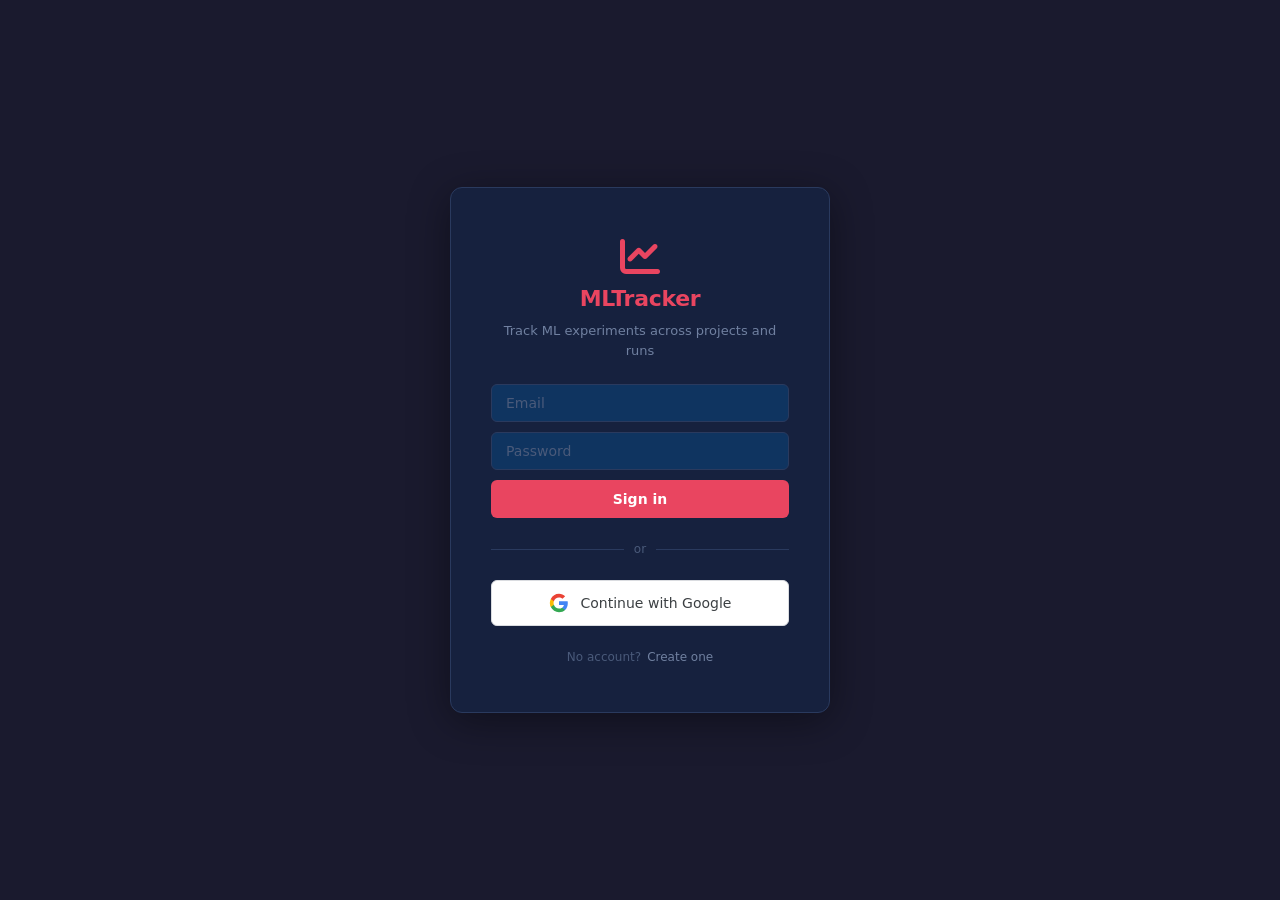
<file: frontend/login.html>
<!DOCTYPE html>
<html lang="en">
<head>
  <meta charset="UTF-8" />
  <meta name="viewport" content="width=device-width, initial-scale=1.0" />
  <title>Sign in — MLTracker</title>
  <link rel="stylesheet"
        href="https://cdnjs.cloudflare.com/ajax/libs/font-awesome/6.5.1/css/all.min.css"
        integrity="sha512-DTOQO9RWCH3ppGqcWaEA1BIZOC6xxalwEsw9c2QQeAIftl+Vegovlnee1c9QX4TctnWMn13TZye+giMm8e2LwA=="
        crossorigin="anonymous" />
  <style>
    *, *::before, *::after { box-sizing: border-box; margin: 0; padding: 0; }

    body {
      font-family: 'Segoe UI', system-ui, sans-serif;
      background: #1a1a2e;
      color: #d0d8f0;
      min-height: 100vh;
      display: flex;
      align-items: center;
      justify-content: center;
    }

    .card {
      background: #16213e;
      border: 1px solid #2a3a5e;
      border-radius: 12px;
      padding: 48px 40px;
      width: 100%;
      max-width: 380px;
      display: flex;
      flex-direction: column;
      align-items: center;
      gap: 24px;
      box-shadow: 0 8px 40px rgba(0,0,0,0.4);
    }

    .logo {
      display: flex;
      flex-direction: column;
      align-items: center;
      gap: 10px;
    }

    .logo-icon  { font-size: 40px; color: #e94560; }
    .logo-title { font-size: 22px; font-weight: 700; color: #e94560; letter-spacing: -0.3px; }
    .logo-sub   { font-size: 13px; color: #7080a0; text-align: center; line-height: 1.5; }

    .form-group {
      width: 100%;
      display: flex;
      flex-direction: column;
      gap: 10px;
    }

    .form-group input {
      width: 100%;
      padding: 10px 14px;
      background: #0f3460;
      border: 1px solid #2a3a5e;
      border-radius: 6px;
      color: #d0d8f0;
      font-size: 14px;
      font-family: inherit;
      outline: none;
      transition: border-color 0.15s;
    }

    .form-group input:focus { border-color: #e94560; }
    .form-group input::placeholder { color: #4a5a7a; }

    .btn-primary {
      width: 100%;
      padding: 11px 20px;
      background: #e94560;
      color: #fff;
      border: none;
      border-radius: 6px;
      font-size: 14px;
      font-weight: 600;
      font-family: inherit;
      cursor: pointer;
      transition: background 0.15s;
    }

    .btn-primary:hover   { background: #2563eb; }
    .btn-primary:disabled { opacity: 0.6; cursor: default; }

    .divider {
      width: 100%;
      display: flex;
      align-items: center;
      gap: 10px;
      color: #4a5a7a;
      font-size: 12px;
    }

    .divider::before,
    .divider::after {
      content: '';
      flex: 1;
      border-top: 1px solid #2a3a5e;
    }

    .btn-google {
      display: flex;
      align-items: center;
      justify-content: center;
      gap: 12px;
      width: 100%;
      padding: 12px 20px;
      background: #fff;
      color: #3c4043;
      border: 1px solid #dadce0;
      border-radius: 6px;
      font-size: 14px;
      font-weight: 500;
      font-family: inherit;
      cursor: pointer;
      text-decoration: none;
      transition: background 0.15s, box-shadow 0.15s;
    }

    .btn-google:hover  { background: #f8f9fa; box-shadow: 0 2px 8px rgba(0,0,0,0.2); }
    .btn-google:active { background: #f1f3f4; }

    .google-logo { width: 20px; height: 20px; flex-shrink: 0; }

    .error-msg {
      width: 100%;
      padding: 10px 14px;
      background: rgba(233,69,96,0.15);
      border: 1px solid rgba(233,69,96,0.4);
      border-radius: 6px;
      color: #e94560;
      font-size: 13px;
      display: none;
    }

    .error-msg.visible { display: block; }

    .footer {
      display: flex;
      gap: 6px;
      font-size: 12px;
      color: #4a5a7a;
    }

    .footer a { color: #7080a0; text-decoration: none; }
    .footer a:hover { color: #d0d8f0; }
  </style>
</head>
<body>
  <div class="card">
    <div class="logo">
      <i class="fa-solid fa-chart-line logo-icon"></i>
      <span class="logo-title">MLTracker</span>
      <span class="logo-sub">Track ML experiments across projects and runs</span>
    </div>

    <div class="form-group" id="login-form">
      <input id="email"    type="email"    placeholder="Email"    autocomplete="email" />
      <input id="password" type="password" placeholder="Password" autocomplete="current-password" />
      <div class="error-msg" id="error-msg"></div>
      <button class="btn-primary" id="login-btn" onclick="do_login()">Sign in</button>
    </div>

    <div class="divider">or</div>

    <a class="btn-google" href="/auth/google">
      <svg class="google-logo" viewBox="0 0 24 24" xmlns="http://www.w3.org/2000/svg">
        <path d="M22.56 12.25c0-.78-.07-1.53-.2-2.25H12v4.26h5.92c-.26 1.37-1.04 2.53-2.21 3.31v2.77h3.57c2.08-1.92 3.28-4.74 3.28-8.09z" fill="#4285F4"/>
        <path d="M12 23c2.97 0 5.46-.98 7.28-2.66l-3.57-2.77c-.98.66-2.23 1.06-3.71 1.06-2.86 0-5.29-1.93-6.16-4.53H2.18v2.84C3.99 20.53 7.7 23 12 23z" fill="#34A853"/>
        <path d="M5.84 14.09c-.22-.66-.35-1.36-.35-2.09s.13-1.43.35-2.09V7.07H2.18C1.43 8.55 1 10.22 1 12s.43 3.45 1.18 4.93l3.66-2.84z" fill="#FBBC05"/>
        <path d="M12 5.38c1.62 0 3.06.56 4.21 1.64l3.15-3.15C17.45 2.09 14.97 1 12 1 7.7 1 3.99 3.47 2.18 7.07l3.66 2.84c.87-2.6 3.3-4.53 6.16-4.53z" fill="#EA4335"/>
      </svg>
      Continue with Google
    </a>

    <div class="footer">
      No account? <a href="/auth/register">Create one</a>
    </div>
  </div>

  <script>
    // Show error from OAuth redirect (?error=pending or ?error=inactive)
    const params = new URLSearchParams(location.search);
    if (params.get('error') === 'inactive') show_error('Your account is not active.');

    document.getElementById('password').addEventListener('keydown', e => {
      if (e.key === 'Enter') do_login();
    });

    function show_error(msg) {
      const el = document.getElementById('error-msg');
      el.textContent = msg;
      el.classList.add('visible');
    }

    async function do_login() {
      const btn      = document.getElementById('login-btn');
      const email    = document.getElementById('email').value.trim();
      const password = document.getElementById('password').value;

      document.getElementById('error-msg').classList.remove('visible');

      if (!email || !password) { show_error('Please enter your email and password.'); return; }

      btn.disabled = true;
      btn.textContent = 'Signing in…';

      try {
        const res = await fetch('/auth/login', {
          method: 'POST',
          headers: { 'Content-Type': 'application/json' },
          body: JSON.stringify({ email, password }),
        });
        const data = await res.json();
        if (res.status === 403) {
          const reason = (data.error || '').includes('suspended') ? '?reason=suspended' : '';
          window.location.href = '/auth/pending' + reason;
          return;
        }
        if (!res.ok) { show_error(data.error || 'Sign in failed.'); return; }
        window.location.href = '/';
      } catch {
        show_error('Network error. Please try again.');
      } finally {
        btn.disabled = false;
        btn.textContent = 'Sign in';
      }
    }
  </script>
</body>
</html>
</file>
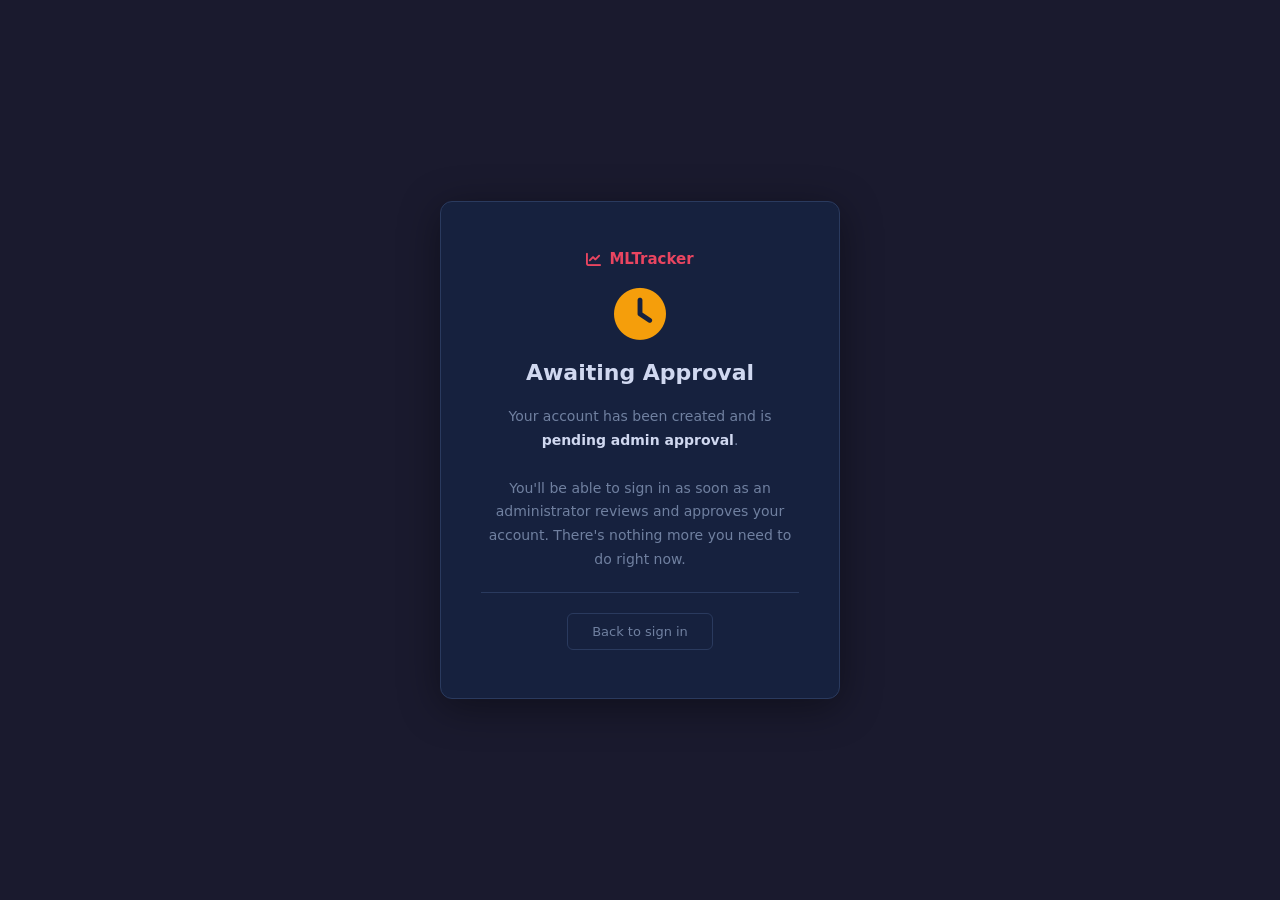
<file: frontend/pending.html>
<!DOCTYPE html>
<html lang="en">
<head>
  <meta charset="UTF-8" />
  <meta name="viewport" content="width=device-width, initial-scale=1.0" />
  <title>Awaiting Approval — MLTracker</title>
  <link rel="stylesheet"
        href="https://cdnjs.cloudflare.com/ajax/libs/font-awesome/6.5.1/css/all.min.css"
        integrity="sha512-DTOQO9RWCH3ppGqcWaEA1BIZOC6xxalwEsw9c2QQeAIftl+Vegovlnee1c9QX4TctnWMn13TZye+giMm8e2LwA=="
        crossorigin="anonymous" />
  <style>
    *, *::before, *::after { box-sizing: border-box; margin: 0; padding: 0; }

    body {
      font-family: 'Segoe UI', system-ui, sans-serif;
      background: #1a1a2e;
      color: #d0d8f0;
      min-height: 100vh;
      display: flex;
      align-items: center;
      justify-content: center;
    }

    .card {
      background: #16213e;
      border: 1px solid #2a3a5e;
      border-radius: 12px;
      padding: 48px 40px;
      width: 100%;
      max-width: 400px;
      display: flex;
      flex-direction: column;
      align-items: center;
      gap: 20px;
      text-align: center;
      box-shadow: 0 8px 40px rgba(0,0,0,0.4);
    }

    .icon { font-size: 52px; color: #f59e0b; }

    .title {
      font-size: 22px;
      font-weight: 700;
      color: #d0d8f0;
    }

    .body {
      font-size: 14px;
      color: #7080a0;
      line-height: 1.7;
    }

    .body strong { color: #d0d8f0; }

    .divider {
      width: 100%;
      border: none;
      border-top: 1px solid #2a3a5e;
    }

    .btn-outline {
      padding: 10px 24px;
      background: transparent;
      color: #7080a0;
      border: 1px solid #2a3a5e;
      border-radius: 6px;
      font-size: 13px;
      font-family: inherit;
      cursor: pointer;
      text-decoration: none;
      transition: border-color 0.15s, color 0.15s;
    }

    .btn-outline:hover { border-color: #7080a0; color: #d0d8f0; }

    .logo-row {
      display: flex;
      align-items: center;
      gap: 8px;
      color: #e94560;
      font-weight: 700;
      font-size: 15px;
    }
  </style>
</head>
<body>
  <div class="card">
    <div class="logo-row">
      <i class="fa-solid fa-chart-line"></i>
      MLTracker
    </div>

    <i class="fa-solid fa-clock icon" id="icon"></i>

    <span class="title" id="title">Awaiting Approval</span>

    <p class="body" id="body">
      Your account has been created and is <strong>pending admin approval</strong>.<br><br>
      You'll be able to sign in as soon as an administrator reviews and approves your account.
      There's nothing more you need to do right now.
    </p>

    <script>
      if (new URLSearchParams(location.search).get('reason') === 'suspended') {
        document.getElementById('icon').className = 'fa-solid fa-ban icon';
        document.getElementById('icon').style.color = '#e94560';
        document.getElementById('title').textContent = 'Account Suspended';
        document.getElementById('body').innerHTML =
          'Your account has been <strong>suspended</strong> by an administrator.<br><br>' +
          'You cannot sign in until an administrator re-activates your account.';
      }
    </script>

    <hr class="divider" />

    <a class="btn-outline" href="/auth/logout">Back to sign in</a>
  </div>
</body>
</html>
</file>
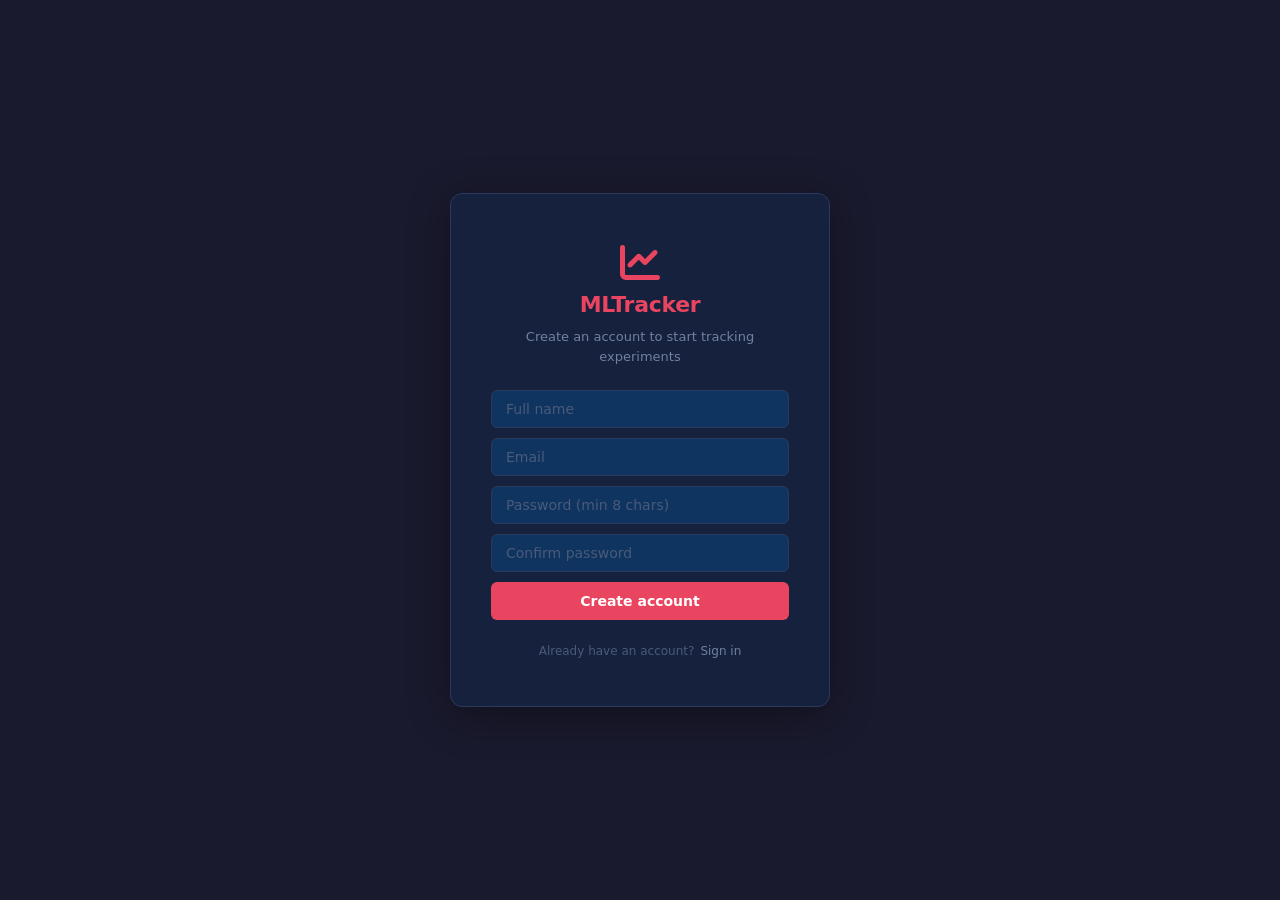
<file: frontend/register.html>
<!DOCTYPE html>
<html lang="en">
<head>
  <meta charset="UTF-8" />
  <meta name="viewport" content="width=device-width, initial-scale=1.0" />
  <title>Create account — MLTracker</title>
  <link rel="stylesheet"
        href="https://cdnjs.cloudflare.com/ajax/libs/font-awesome/6.5.1/css/all.min.css"
        integrity="sha512-DTOQO9RWCH3ppGqcWaEA1BIZOC6xxalwEsw9c2QQeAIftl+Vegovlnee1c9QX4TctnWMn13TZye+giMm8e2LwA=="
        crossorigin="anonymous" />
  <style>
    *, *::before, *::after { box-sizing: border-box; margin: 0; padding: 0; }

    body {
      font-family: 'Segoe UI', system-ui, sans-serif;
      background: #1a1a2e;
      color: #d0d8f0;
      min-height: 100vh;
      display: flex;
      align-items: center;
      justify-content: center;
    }

    .card {
      background: #16213e;
      border: 1px solid #2a3a5e;
      border-radius: 12px;
      padding: 48px 40px;
      width: 100%;
      max-width: 380px;
      display: flex;
      flex-direction: column;
      align-items: center;
      gap: 24px;
      box-shadow: 0 8px 40px rgba(0,0,0,0.4);
    }

    .logo {
      display: flex;
      flex-direction: column;
      align-items: center;
      gap: 10px;
    }

    .logo-icon  { font-size: 40px; color: #e94560; }
    .logo-title { font-size: 22px; font-weight: 700; color: #e94560; letter-spacing: -0.3px; }
    .logo-sub   { font-size: 13px; color: #7080a0; text-align: center; line-height: 1.5; }

    .form-group {
      width: 100%;
      display: flex;
      flex-direction: column;
      gap: 10px;
    }

    .form-group input {
      width: 100%;
      padding: 10px 14px;
      background: #0f3460;
      border: 1px solid #2a3a5e;
      border-radius: 6px;
      color: #d0d8f0;
      font-size: 14px;
      font-family: inherit;
      outline: none;
      transition: border-color 0.15s;
    }

    .form-group input:focus { border-color: #e94560; }
    .form-group input::placeholder { color: #4a5a7a; }

    .btn-primary {
      width: 100%;
      padding: 11px 20px;
      background: #e94560;
      color: #fff;
      border: none;
      border-radius: 6px;
      font-size: 14px;
      font-weight: 600;
      font-family: inherit;
      cursor: pointer;
      transition: background 0.15s;
    }

    .btn-primary:hover    { background: #2563eb; }
    .btn-primary:disabled { opacity: 0.6; cursor: default; }

    .error-msg {
      width: 100%;
      padding: 10px 14px;
      background: rgba(233,69,96,0.15);
      border: 1px solid rgba(233,69,96,0.4);
      border-radius: 6px;
      color: #e94560;
      font-size: 13px;
      display: none;
    }

    .error-msg.visible { display: block; }

    .success-box {
      width: 100%;
      display: flex;
      flex-direction: column;
      align-items: center;
      gap: 16px;
      text-align: center;
      display: none;
    }

    .success-box.visible { display: flex; }

    .success-icon {
      font-size: 48px;
      color: #22c55e;
    }

    .success-title {
      font-size: 18px;
      font-weight: 700;
      color: #d0d8f0;
    }

    .success-sub {
      font-size: 13px;
      color: #7080a0;
      line-height: 1.6;
    }

    .footer {
      display: flex;
      gap: 6px;
      font-size: 12px;
      color: #4a5a7a;
    }

    .footer a { color: #7080a0; text-decoration: none; }
    .footer a:hover { color: #d0d8f0; }
  </style>
</head>
<body>
  <div class="card">
    <div class="logo">
      <i class="fa-solid fa-chart-line logo-icon"></i>
      <span class="logo-title">MLTracker</span>
      <span class="logo-sub">Create an account to start tracking experiments</span>
    </div>

    <div class="success-box" id="success-box">
      <i class="fa-solid fa-circle-check success-icon"></i>
      <span class="success-title">Account created!</span>
      <span class="success-sub">
        Your account is waiting for admin approval.<br>
        You'll be able to sign in once it's approved.
      </span>
      <a href="/auth/login" style="color:#7080a0;font-size:13px;text-decoration:none;">
        Back to sign in
      </a>
    </div>

    <div class="form-group" id="register-form">
      <input id="name"     type="text"     placeholder="Full name"        autocomplete="name" />
      <input id="email"    type="email"    placeholder="Email"            autocomplete="email" />
      <input id="password" type="password" placeholder="Password (min 8 chars)" autocomplete="new-password" />
      <input id="confirm"  type="password" placeholder="Confirm password" autocomplete="new-password" />
      <div class="error-msg" id="error-msg"></div>
      <button class="btn-primary" id="register-btn" onclick="do_register()">Create account</button>
    </div>

    <div class="footer" id="footer-link">
      Already have an account? <a href="/auth/login">Sign in</a>
    </div>
  </div>

  <script>
    document.getElementById('confirm').addEventListener('keydown', e => {
      if (e.key === 'Enter') do_register();
    });

    function show_error(msg) {
      const el = document.getElementById('error-msg');
      el.textContent = msg;
      el.classList.add('visible');
    }

    async function do_register() {
      const btn      = document.getElementById('register-btn');
      const name     = document.getElementById('name').value.trim();
      const email    = document.getElementById('email').value.trim();
      const password = document.getElementById('password').value;
      const confirm  = document.getElementById('confirm').value;

      document.getElementById('error-msg').classList.remove('visible');

      if (!name)     { show_error('Please enter your name.'); return; }
      if (!email)    { show_error('Please enter your email.'); return; }
      if (password.length < 8) { show_error('Password must be at least 8 characters.'); return; }
      if (password !== confirm) { show_error('Passwords do not match.'); return; }

      btn.disabled = true;
      btn.textContent = 'Creating account…';

      try {
        const res  = await fetch('/auth/register', {
          method: 'POST',
          headers: { 'Content-Type': 'application/json' },
          body: JSON.stringify({ name, email, password }),
        });
        const data = await res.json();
        if (!res.ok) { show_error(data.error || 'Registration failed.'); return; }

        document.getElementById('register-form').style.display = 'none';
        document.getElementById('footer-link').style.display  = 'none';
        document.getElementById('success-box').classList.add('visible');
      } catch {
        show_error('Network error. Please try again.');
      } finally {
        btn.disabled = false;
        btn.textContent = 'Create account';
      }
    }
  </script>
</body>
</html>
</file>
